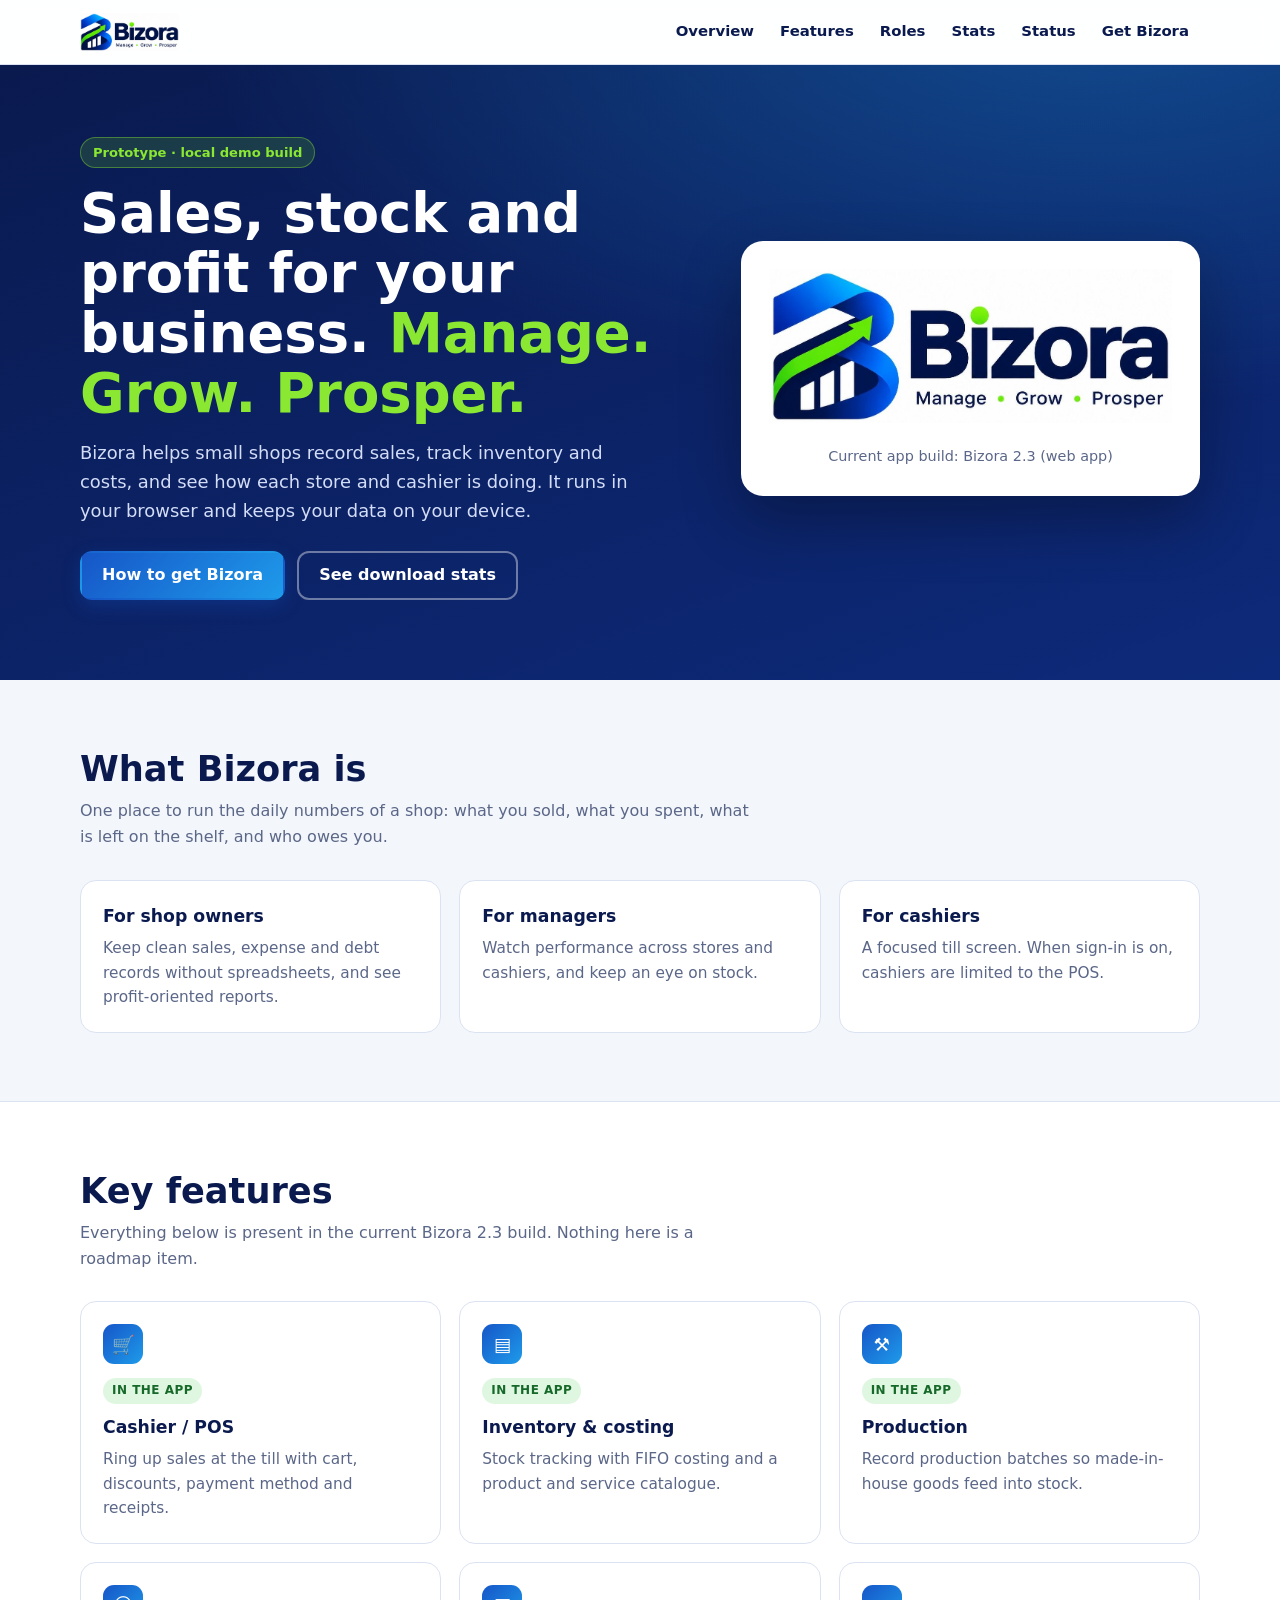
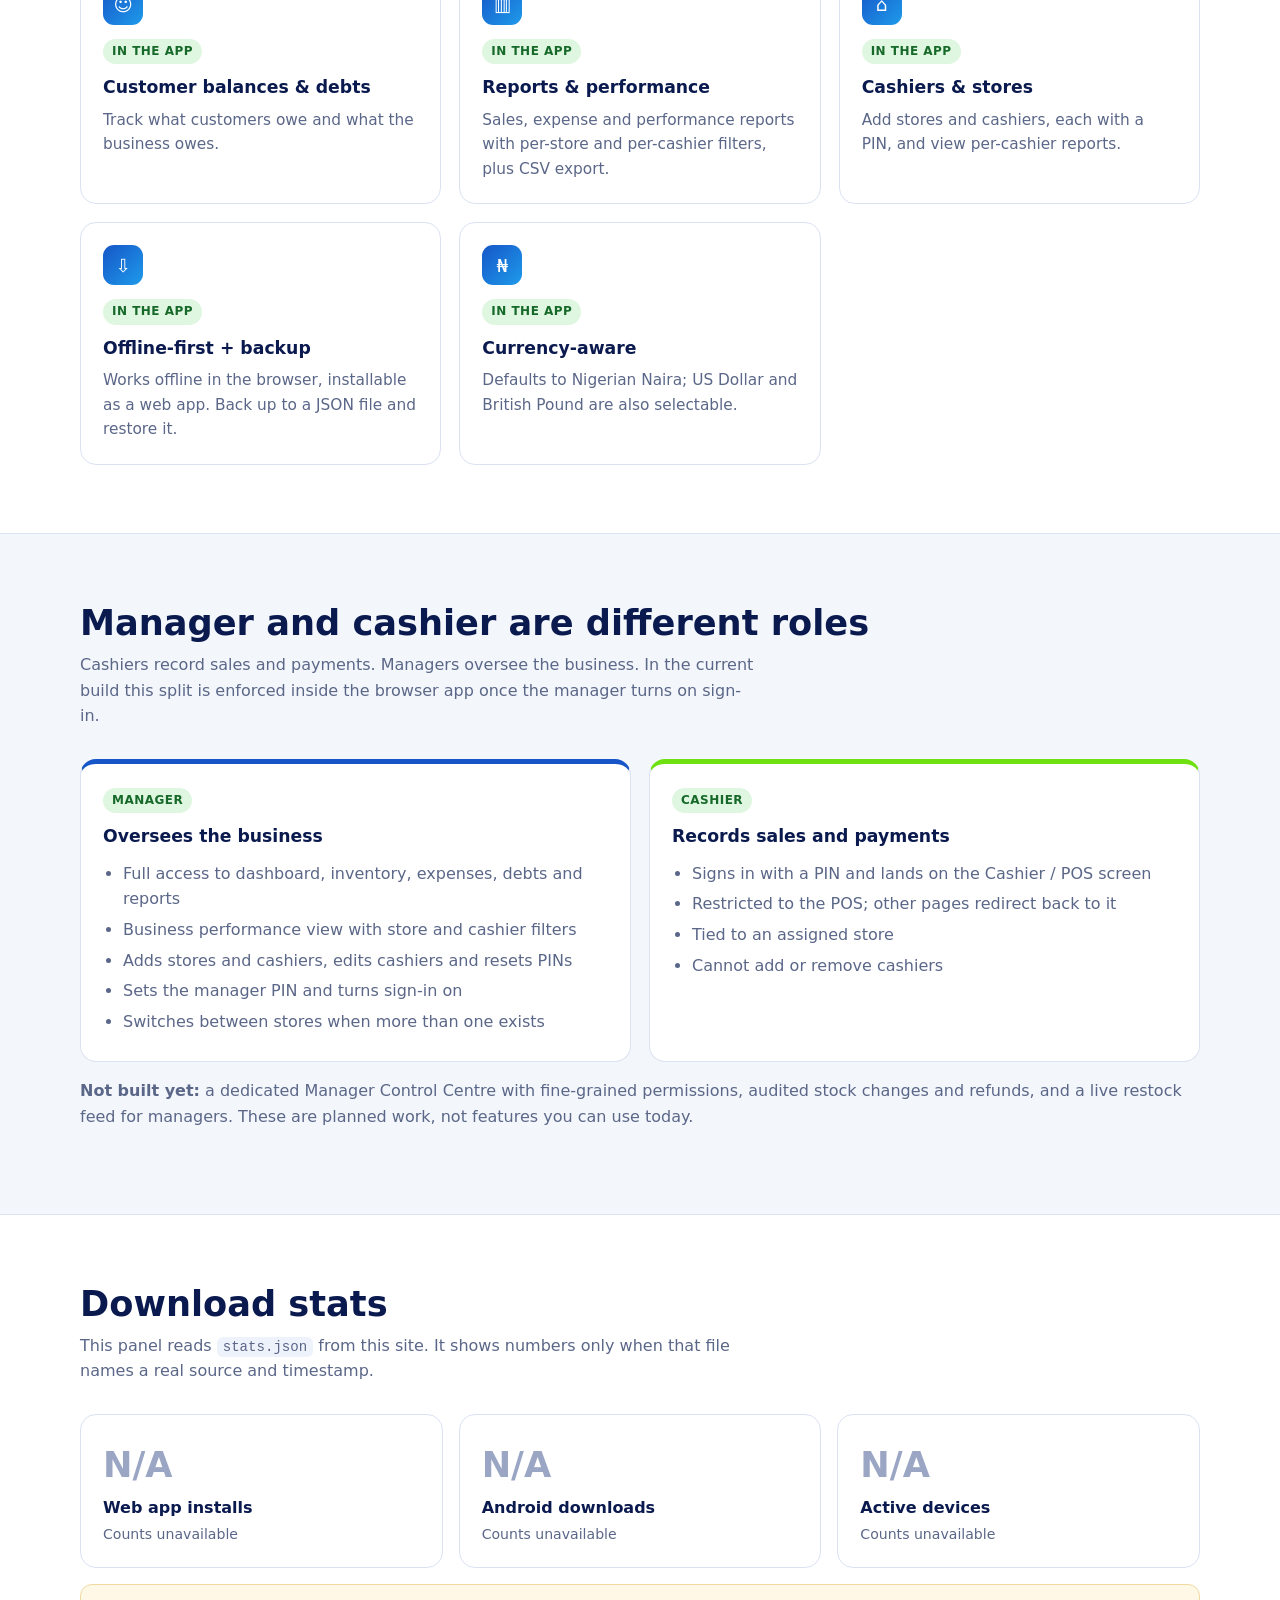
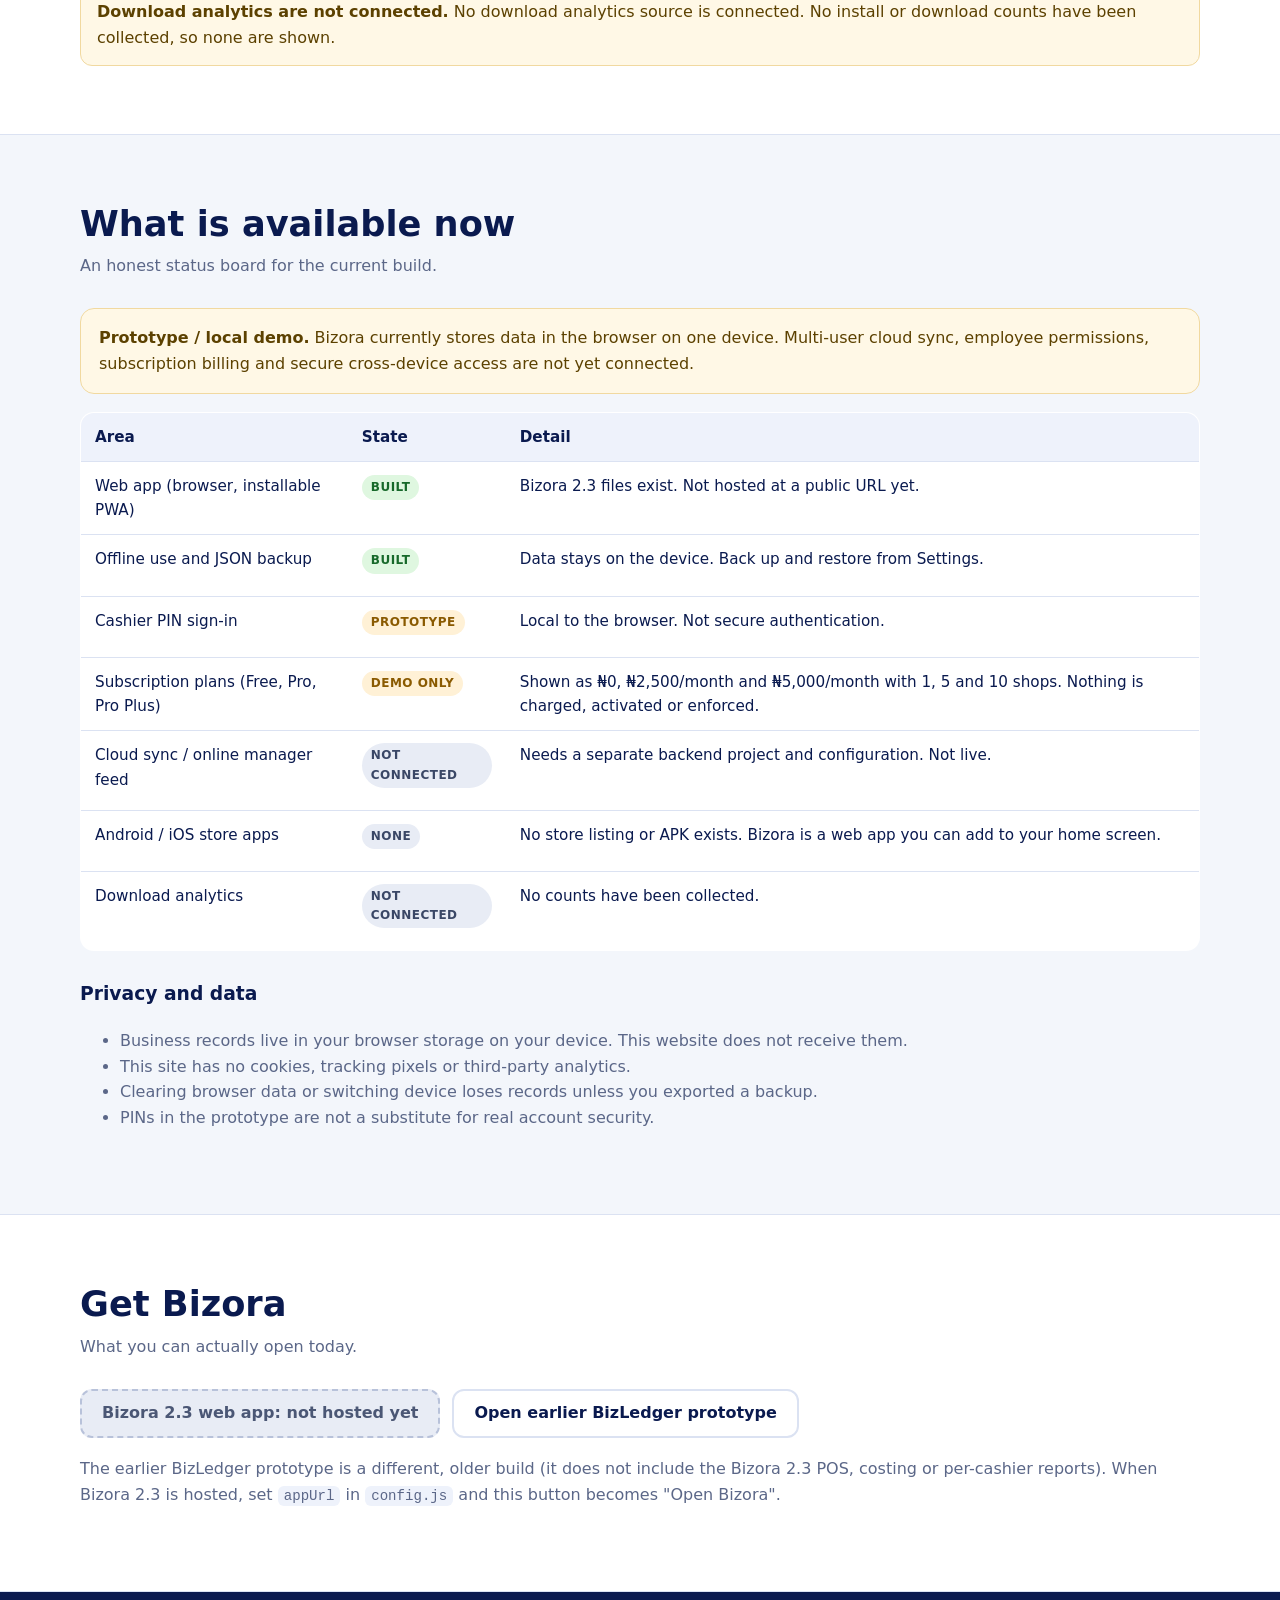
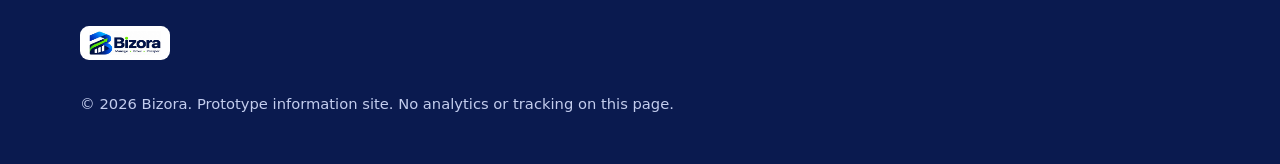
<file: index.html>
<!doctype html>
<html lang="en"><head>
<meta charset="utf-8"><meta name="viewport" content="width=device-width,initial-scale=1">
<title>Bizora: Manage, Grow, Prosper</title>
<meta name="description" content="Bizora is a sales, stock and profit app for small businesses. Product information, roles, availability and honest download stats.">
<meta name="theme-color" content="#0a1a4f">
<link rel="icon" href="assets/favicon.png">
<link rel="stylesheet" href="styles.css">
</head><body>
<header class="top"><div class="wrap bar">
<a href="#top" aria-label="Bizora home"><img class="logo" src="assets/bizora-logo.png" alt="Bizora" width="100" height="38"></a>
<button id="navBtn" aria-label="Toggle menu" aria-expanded="false" aria-controls="nav">☰</button>
<nav id="nav" aria-label="Main"><a href="#overview">Overview</a><a href="#features">Features</a><a href="#roles">Roles</a><a href="#stats">Stats</a><a href="#status">Status</a><a href="#get">Get Bizora</a></nav>
</div></header>
<main id="top">
<section class="hero"><div class="wrap hero-grid"><div>
<span class="pill">Prototype · local demo build</span>
<h1>Sales, stock and profit for your business. <em>Manage. Grow. Prosper.</em></h1>
<p class="lead">Bizora helps small shops record sales, track inventory and costs, and see how each store and cashier is doing. It runs in your browser and keeps your data on your device.</p>
<div class="actions"><a class="btn primary" data-app-cta href="#get">How to get Bizora</a><a class="btn ghost" href="#stats">See download stats</a></div>
</div><div class="logo-card"><img src="assets/bizora-logo.png" alt="Bizora logo: a blue B with a green growth arrow and the tagline Manage, Grow, Prosper" width="420" height="161"><p>Current app build: Bizora 2.3 (web app)</p></div></div></section>

<section class="s" id="overview"><div class="wrap">
<h2>What Bizora is</h2>
<p class="sub">One place to run the daily numbers of a shop: what you sold, what you spent, what is left on the shelf, and who owes you.</p>
<div class="grid g3">
<div class="card"><h3>For shop owners</h3><p>Keep clean sales, expense and debt records without spreadsheets, and see profit-oriented reports.</p></div>
<div class="card"><h3>For managers</h3><p>Watch performance across stores and cashiers, and keep an eye on stock.</p></div>
<div class="card"><h3>For cashiers</h3><p>A focused till screen. When sign-in is on, cashiers are limited to the POS.</p></div>
</div></div></section>

<section class="s alt" id="features"><div class="wrap">
<h2>Key features</h2>
<p class="sub">Everything below is present in the current Bizora 2.3 build. Nothing here is a roadmap item.</p>
<div class="grid g3"><div class="card"><div class="ico" aria-hidden="true">🛒</div><span class="tag now">In the app</span><br><h3>Cashier / POS</h3><p>Ring up sales at the till with cart, discounts, payment method and receipts.</p></div><div class="card"><div class="ico" aria-hidden="true">▤</div><span class="tag now">In the app</span><br><h3>Inventory &amp; costing</h3><p>Stock tracking with FIFO costing and a product and service catalogue.</p></div><div class="card"><div class="ico" aria-hidden="true">⚒</div><span class="tag now">In the app</span><br><h3>Production</h3><p>Record production batches so made-in-house goods feed into stock.</p></div><div class="card"><div class="ico" aria-hidden="true">☺</div><span class="tag now">In the app</span><br><h3>Customer balances &amp; debts</h3><p>Track what customers owe and what the business owes.</p></div><div class="card"><div class="ico" aria-hidden="true">▥</div><span class="tag now">In the app</span><br><h3>Reports &amp; performance</h3><p>Sales, expense and performance reports with per-store and per-cashier filters, plus CSV export.</p></div><div class="card"><div class="ico" aria-hidden="true">⌂</div><span class="tag now">In the app</span><br><h3>Cashiers &amp; stores</h3><p>Add stores and cashiers, each with a PIN, and view per-cashier reports.</p></div><div class="card"><div class="ico" aria-hidden="true">⇩</div><span class="tag now">In the app</span><br><h3>Offline-first + backup</h3><p>Works offline in the browser, installable as a web app. Back up to a JSON file and restore it.</p></div><div class="card"><div class="ico" aria-hidden="true">₦</div><span class="tag now">In the app</span><br><h3>Currency-aware</h3><p>Defaults to Nigerian Naira; US Dollar and British Pound are also selectable.</p></div></div>
</div></section>

<section class="s" id="roles"><div class="wrap">
<h2>Manager and cashier are different roles</h2>
<p class="sub">Cashiers record sales and payments. Managers oversee the business. In the current build this split is enforced inside the browser app once the manager turns on sign-in.</p>
<div class="grid g2">
<div class="card role"><span class="tag now">Manager</span><h3>Oversees the business</h3><ul><li>Full access to dashboard, inventory, expenses, debts and reports</li><li>Business performance view with store and cashier filters</li><li>Adds stores and cashiers, edits cashiers and resets PINs</li><li>Sets the manager PIN and turns sign-in on</li><li>Switches between stores when more than one exists</li></ul></div>
<div class="card role cash"><span class="tag now">Cashier</span><h3>Records sales and payments</h3><ul><li>Signs in with a PIN and lands on the Cashier / POS screen</li><li>Restricted to the POS; other pages redirect back to it</li><li>Tied to an assigned store</li><li>Cannot add or remove cashiers</li></ul></div>
</div>
<p class="muted" style="margin-top:16px"><strong>Not built yet:</strong> a dedicated Manager Control Centre with fine-grained permissions, audited stock changes and refunds, and a live restock feed for managers. These are planned work, not features you can use today.</p>
</div></section>

<section class="s alt" id="stats"><div class="wrap">
<h2>Download stats</h2>
<p class="sub">This panel reads <code>stats.json</code> from this site. It shows numbers only when that file names a real source and timestamp.</p>
<noscript><p class="stat-note">JavaScript is off. Download analytics are not connected, so there are no counts to show.</p></noscript>
<div id="statsMount"></div>
</div></section>

<section class="s" id="status"><div class="wrap">
<h2>What is available now</h2>
<p class="sub">An honest status board for the current build.</p>
<div class="notice"><strong>Prototype / local demo.</strong> Bizora currently stores data in the browser on one device. Multi-user cloud sync, employee permissions, subscription billing and secure cross-device access are not yet connected.</div>
<div class="tw"><table><thead><tr><th scope="col">Area</th><th scope="col">State</th><th scope="col">Detail</th></tr></thead><tbody>
<tr><td>Web app (browser, installable PWA)</td><td><span class="tag now">Built</span></td><td>Bizora 2.3 files exist. Not hosted at a public URL yet.</td></tr>
<tr><td>Offline use and JSON backup</td><td><span class="tag now">Built</span></td><td>Data stays on the device. Back up and restore from Settings.</td></tr>
<tr><td>Cashier PIN sign-in</td><td><span class="tag proto">Prototype</span></td><td>Local to the browser. Not secure authentication.</td></tr>
<tr><td>Subscription plans (Free, Pro, Pro Plus)</td><td><span class="tag proto">Demo only</span></td><td>Shown as ₦0, ₦2,500/month and ₦5,000/month with 1, 5 and 10 shops. Nothing is charged, activated or enforced.</td></tr>
<tr><td>Cloud sync / online manager feed</td><td><span class="tag plan">Not connected</span></td><td>Needs a separate backend project and configuration. Not live.</td></tr>
<tr><td>Android / iOS store apps</td><td><span class="tag plan">None</span></td><td>No store listing or APK exists. Bizora is a web app you can add to your home screen.</td></tr>
<tr><td>Download analytics</td><td><span class="tag plan">Not connected</span></td><td>No counts have been collected.</td></tr>
</tbody></table></div>
<h3 style="margin-top:28px">Privacy and data</h3>
<ul class="muted"><li>Business records live in your browser storage on your device. This website does not receive them.</li><li>This site has no cookies, tracking pixels or third-party analytics.</li><li>Clearing browser data or switching device loses records unless you exported a backup.</li><li>PINs in the prototype are not a substitute for real account security.</li></ul>
</div></section>

<section class="s alt" id="get"><div class="wrap">
<h2>Get Bizora</h2>
<p class="sub">What you can actually open today.</p>
<div class="cta-row" id="liveOptions"></div>
<p class="muted">The earlier BizLedger prototype is a different, older build (it does not include the Bizora 2.3 POS, costing or per-cashier reports). When Bizora 2.3 is hosted, set <code>appUrl</code> in <code>config.js</code> and this button becomes "Open Bizora".</p>
</div></section>
</main>
<footer><div class="wrap"><img src="assets/bizora-logo.png" alt="Bizora" width="90" height="34"><p>© <span id="yr">2026</span> Bizora. Prototype information site. No analytics or tracking on this page.</p></div></footer>
<script src="config.js"></script><script src="stats.js"></script><script src="app.js"></script>
</body></html>
</file>
<file: styles.css>
:root{--navy:#0a1a4f;--royal:#1656c8;--sky:#1e9bea;--lime:#6fe010;--lime2:#8be832;--ink:#0a1a4f;--muted:#5b6788;--line:#dbe2f2;--bg:#f3f6fb;--card:#fff}
*{box-sizing:border-box}html{scroll-behavior:smooth;scroll-padding-top:76px}
body{margin:0;font:16px/1.6 system-ui,-apple-system,"Segoe UI",Roboto,sans-serif;color:var(--ink);background:var(--bg);-webkit-text-size-adjust:100%}
img{max-width:100%;height:auto}a{color:var(--royal)}
.wrap{width:min(1120px,100% - 40px);margin:0 auto}
header.top{position:sticky;top:0;z-index:20;background:rgba(255,255,255,.92);backdrop-filter:blur(8px);border-bottom:1px solid var(--line)}
.bar{display:flex;align-items:center;justify-content:space-between;height:64px;gap:12px}
.bar img.logo{height:38px;width:auto;display:block}
nav#nav{display:flex;gap:4px;align-items:center}
nav#nav a{padding:8px 11px;border-radius:8px;text-decoration:none;color:var(--ink);font-weight:600;font-size:.93rem}
nav#nav a:hover{background:var(--bg)}
#navBtn{display:none;border:1px solid var(--line);background:#fff;border-radius:10px;width:44px;height:44px;font-size:1.3rem;cursor:pointer;color:var(--ink)}
.btn{display:inline-block;padding:12px 20px;border-radius:12px;font-weight:700;text-decoration:none;border:2px solid transparent;font-size:1rem;line-height:1.3}
.btn.primary{background:linear-gradient(135deg,var(--royal),var(--sky));color:#fff;box-shadow:0 6px 18px rgba(22,86,200,.28)}
.btn.ghost{background:#fff;border-color:var(--line);color:var(--ink)}
.btn.disabled{background:#e8ecf5;color:#4b5775;cursor:not-allowed;border-style:dashed;border-color:#b8c2da}
.btn:focus-visible,a:focus-visible,button:focus-visible{outline:3px solid var(--lime);outline-offset:2px}
.hero{background:radial-gradient(900px 400px at 85% -10%,rgba(30,155,234,.35),transparent),linear-gradient(160deg,var(--navy),#0d2a7a);color:#fff;padding:72px 0 80px}
.hero-grid{display:grid;grid-template-columns:1.15fr .85fr;gap:40px;align-items:center}
.pill{display:inline-block;background:rgba(111,224,16,.16);color:var(--lime2);border:1px solid rgba(139,232,50,.4);padding:4px 12px;border-radius:99px;font-size:.82rem;font-weight:700;margin-bottom:16px}
.hero h1{font-size:clamp(2rem,5vw,3.4rem);line-height:1.1;margin:0 0 16px}
.hero h1 em{font-style:normal;color:var(--lime2)}
.hero p.lead{font-size:1.12rem;color:#d3ddf8;max-width:560px;margin:0 0 26px}
.hero .actions{display:flex;gap:12px;flex-wrap:wrap}
.hero .btn.ghost{background:transparent;color:#fff;border-color:rgba(255,255,255,.4)}
.logo-card{background:#fff;border-radius:22px;padding:28px;box-shadow:0 24px 60px rgba(0,0,0,.3);text-align:center}
.logo-card img{width:100%;max-width:420px}
.logo-card p{margin:14px 0 0;color:var(--muted);font-size:.9rem}
section.s{padding:68px 0}section.s.alt{background:#fff;border-block:1px solid var(--line)}
.s h2{font-size:clamp(1.55rem,3.4vw,2.2rem);margin:0 0 8px;line-height:1.2}
.s .sub{color:var(--muted);max-width:680px;margin:0 0 30px}
.grid{display:grid;gap:18px}.g3{grid-template-columns:repeat(3,1fr)}.g2{grid-template-columns:repeat(2,1fr)}
.card{background:var(--card);border:1px solid var(--line);border-radius:16px;padding:22px}
.card h3{margin:0 0 6px;font-size:1.08rem}.card p{margin:0;color:var(--muted);font-size:.96rem}
.ico{width:40px;height:40px;border-radius:11px;background:linear-gradient(135deg,var(--royal),var(--sky));color:#fff;display:grid;place-items:center;font-size:1.15rem;margin-bottom:12px}
.role{border-top:5px solid var(--royal)}.role.cash{border-top-color:var(--lime)}
.role ul{padding-left:20px;margin:10px 0 0;color:var(--muted)}.role li{margin:5px 0}
.tag{display:inline-block;font-size:.75rem;font-weight:800;text-transform:uppercase;letter-spacing:.04em;padding:3px 9px;border-radius:99px;margin-bottom:10px}
.tag.now{background:#dff7e0;color:#17692a}.tag.proto{background:#fff1d6;color:#8a5a00}.tag.plan{background:#e8ecf5;color:#3a4766}
.stat-grid{display:grid;grid-template-columns:repeat(3,1fr);gap:16px}
.stat{background:#fff;border:1px solid var(--line);border-radius:16px;padding:22px;display:flex;flex-direction:column;gap:2px}
.stat-val{font-size:2.2rem;font-weight:800;color:var(--royal)}.stat.na .stat-val{color:#9aa6c4}
.stat-label{font-weight:700}.stat-sub{color:var(--muted);font-size:.88rem}
.stat-note{margin:16px 0 0;padding:14px 16px;background:#fff8e6;border:1px solid #f1d9a0;border-radius:12px;color:#5c4100}
.notice{padding:16px 18px;border-radius:14px;background:#fff8e6;border:1px solid #f1d9a0;color:#5c4100;margin-bottom:18px}
table{width:100%;border-collapse:collapse;background:#fff;border:1px solid var(--line);border-radius:14px;overflow:hidden}
th,td{padding:12px 14px;text-align:left;border-bottom:1px solid var(--line);vertical-align:top;font-size:.95rem}
th{background:#eef2fb}tr:last-child td{border-bottom:0}.tw{overflow-x:auto}
.cta-row{display:flex;gap:12px;flex-wrap:wrap;margin:6px 0 18px}
.muted{color:var(--muted)}
footer{background:var(--navy);color:#c3cdee;padding:34px 0;font-size:.92rem}
footer img{height:34px;background:#fff;padding:5px 9px;border-radius:9px;margin-bottom:10px}
code{background:#eef2fb;padding:2px 6px;border-radius:6px;font-size:.88em}
@media(max-width:860px){.hero-grid,.g3,.g2,.stat-grid{grid-template-columns:1fr}.hero{padding:48px 0 56px}#navBtn{display:block}
 nav#nav{display:none;position:absolute;top:64px;left:0;right:0;background:#fff;border-bottom:1px solid var(--line);flex-direction:column;align-items:stretch;padding:10px 20px}
 nav#nav.open{display:flex}nav#nav a{padding:12px}section.s{padding:48px 0}}
@media(prefers-reduced-motion:reduce){html{scroll-behavior:auto}}
</file>
